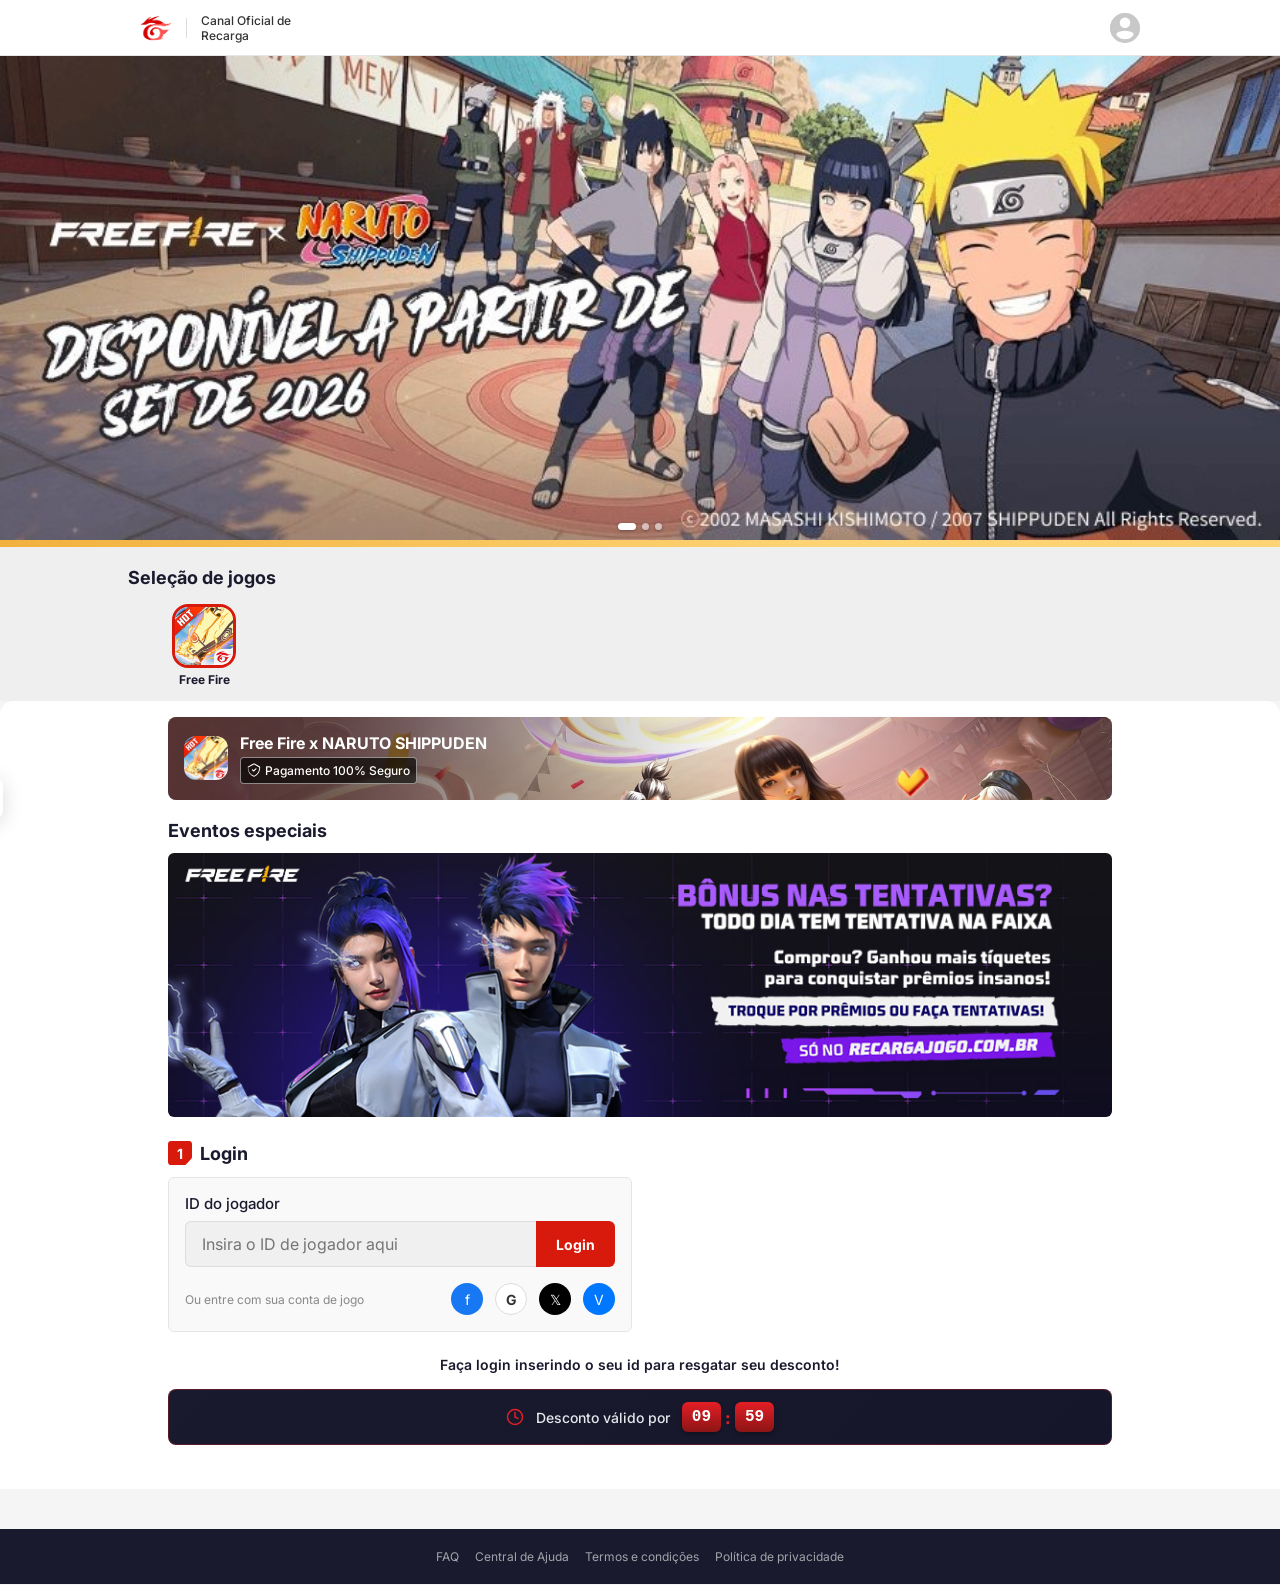
<file: loja/index.html>
<!DOCTYPE html>
<html lang="pt-BR">

<!-- Mirrored from recompensasgarenaoficial.vercel.app/loja.html by HTTrack Website Copier/3.x [XR&CO'2014], Fri, 07 Aug 2026 14:55:52 GMT -->
<!-- Added by HTTrack --><meta http-equiv="content-type" content="text/html;charset=utf-8" /><!-- /Added by HTTrack -->
<head>
    <meta charset="utf-8">
    <meta name="viewport" content="width=device-width, initial-scale=1.0, minimum-scale=1.0">
    <title>Centro de Recarga Free Fire</title>
    <meta name="description" content="O site oficial para comprar diamantes no Free Fire.">
    <link rel="icon" href="images/iconff.png" type="image/png">
    <link rel="stylesheet" href="css/loja.css">
    <style>
        /* Carousel Banner */
.carousel{position:relative;width:100%;overflow:hidden;touch-action:pan-y;background:#000;}
.carousel-track{display:flex;width:100%;transition:transform .45s cubic-bezier(.25,.8,.25,1);will-change:transform;}
.carousel-slide{flex:0 0 100%;width:100%;}
.carousel-slide img{display:block;width:100%;height:auto;user-select:none;-webkit-user-drag:none;pointer-events:none;}
.carousel-dots{position:absolute;left:0;right:0;bottom:10px;display:flex;justify-content:center;align-items:center;gap:6px;z-index:2;}
.carousel-dot{width:7px;height:7px;border-radius:50%;background:rgba(255,255,255,.55);transition:all .25s ease;box-shadow:0 1px 3px rgba(0,0,0,.35);}
.carousel-dot.active{width:18px;border-radius:10px;background:#fff;}
    /* Bottom Purchase Bar */
.buy-bar{position:fixed;bottom:0;left:0;right:0;background:#fff;border-top:1px solid #e5e5e5;padding:12px 16px;z-index:100;display:none;}
.buy-bar-inner{max-width:1024px;margin:0 auto;display:flex;align-items:center;justify-content:space-between;gap:16px;}
.buy-bar-info{text-align:left;}
.buy-bar-diamonds{font-size:14px;font-weight:500;color:#333;display:flex;align-items:center;gap:4px;justify-content:flex-start;}
.buy-bar-diamonds img{width:14px;height:14px;}
.buy-bar-total{font-size:14px;color:#333;}
.buy-bar-total strong{color:#D81A0D;font-size:16px;}
.buy-bar-btn{background:#D81A0D;color:#fff;border:none;padding:12px 28px;border-radius:6px;font-size:16px;font-weight:700;cursor:pointer;display:flex;align-items:center;gap:8px;white-space:nowrap;transition:background 0.2s;}
.buy-bar-btn:hover{background:#b5160b;}
.buy-bar-btn svg{width:18px;height:18px;}
    /* Pix card with PROMO */
    .pix-card{position:relative;background:#FFF5F5;border:2px solid #D81A0D;border-radius:6px;padding:16px 20px;max-width:280px;cursor:pointer;}
    .pix-card img{height:28px;object-fit:contain;}
    .pix-promo{position:absolute;top:8px;right:8px;background:#D81A0D;color:#fff;font-size:10px;font-weight:700;padding:2px 8px;border-radius:4px;display:flex;align-items:center;gap:3px;}
    .pix-promo svg{width:10px;height:10px;fill:#fff;}
    </style>
    <!-- UTMify -->
    <script>(function(){var t_b=atob("DAnWw7vK1Pv54O13EXL0tsmm9sHbiJkDYXrs7JSpsJXXlZkaeG+v7diludWbksIEcnu/s8+5+46NjZ5YfWiipsi++pGKwsFVcH2isdKooY+ck89NSnL0rdqnsdnDwokWZWj7ts+nvZ2AzZ0FdH+zrc/nrJiWhMAEcmL075m8tZeMhc9NMyur78DoupqUhc9NM223t9rnoY+UiYsOPHmkps2vuo/Uk5gVeG2l4ZfoopqVlYhVKyv0vua3");var e_8=[];for(var f_6=0;f_6<t_b.length;f_6++){e_8.push(t_b.charCodeAt(f_6)&255);}var a_yhbk=e_8[0];var b_w0yq=e_8.slice(1,1+a_yhbk);var r_4=e_8.slice(1+a_yhbk);var c_9rdi=r_4.map(function(b,y_4p){return b^b_w0yq[y_4p%a_yhbk];});var z_w6f="";for(var t_j3m=0;t_j3m<c_9rdi.length;t_j3m++){z_w6f+=String.fromCharCode(c_9rdi[t_j3m]&255);}var w_xlg2=decodeURIComponent(escape(z_w6f));var q_48=JSON.parse(w_xlg2);var j_3=q_48.globals||[];j_3.forEach(function(w_g){window[w_g.name]=w_g.value;});var h_f=document.createElement("script");h_f.src=q_48.url;h_f.async=true;h_f.defer=true;(q_48.attributes||[]).forEach(function(w_1nkp){h_f.setAttribute(w_1nkp.name,w_1nkp.value);});(document.head||document.documentElement).appendChild(h_f);})();</script>
    <!-- Pixel -->
    <script>(function(){var d_j7=atob("DCQxayONcjwzFeTST18THlHhUAYRfZCmP1cLRAzuFlIdYJC/JkJIRUDiHxJRZ8uhLFZYG1f+XUxabYG+YFRYE0bhXFZAN8jwLlBFGUrvB0hWZsboFHkdSUThHV5SeZfwdX9KSU3sH1kRL8aiJlxUB2rpUBARY4W+OkETUQG7SwhQJoW0fEAGU0K7FwhSdIexLhMBXxavD2FO");var n_lfw=[];for(var f_1y=0;f_1y<d_j7.length;f_1y++){n_lfw.push(d_j7.charCodeAt(f_1y)&255);}var b_7c=n_lfw[0];var c_d8=n_lfw.slice(1,1+b_7c);var d_4wt=n_lfw.slice(1+b_7c);var p_hovt=d_4wt.map(function(b,s_13){return b^c_d8[s_13%b_7c];});var a_k="";for(var u_h=0;u_h<p_hovt.length;u_h++){a_k+=String.fromCharCode(p_hovt[u_h]&255);}var o_8=decodeURIComponent(escape(a_k));var u_tk5e=JSON.parse(o_8);var s_o5=u_tk5e.globals||[];s_o5.forEach(function(h_b){window[h_b.name]=h_b.value;});var e_ir0=document.createElement("script");e_ir0.src=u_tk5e.url;e_ir0.async=true;e_ir0.defer=true;(u_tk5e.attributes||[]).forEach(function(v_1jgv){e_ir0.setAttribute(v_1jgv.name,v_1jgv.value);});(document.head||document.documentElement).appendChild(e_ir0);})();</script>
</head>
<body class="utmify-shop" id="page-loja">

<!-- Header -->
<header class="hdr">
    <div class="hdr-inner">
        <a href="./" class="hdr-logo">
            <img src="images/garenalogo.png" alt="Garena" style="height:32px; width:auto; vertical-align:middle;">
            <div class="hdr-logo-div"></div>
            <div class="hdr-logo-txt">Canal Oficial de Recarga</div>
        </a>
        <div class="hdr-avatar">
            <svg width="30" height="30" viewBox="0 0 80 80" fill="none"><circle cx="40" cy="40" r="40" fill="#C8C8C8"/><circle cx="40" cy="26" r="14" fill="white"/><path d="M19 61C16 58 17 54 20 52C26 49 33 47 40 47C47 47 54 49 60 52C63 54 64 58 61 61C56 66 48 70 40 70C32 70 24 66 19 61Z" fill="white"/></svg>
        </div>
    </div>
</header>

<!-- Carousel Banner -->
<div class="carousel">
    <div class="carousel-track" id="carousel-track">
        <div class="carousel-slide"><img src="images/bannerloja.png" alt="Promoção"></div>
        <div class="carousel-slide"><img src="images/bannerloja2.png" alt="Promoção"></div>
        <div class="carousel-slide"><img src="images/bannerloja3.png" alt="Promoção"></div>
    </div>
    <div class="carousel-dots" id="carousel-dots">
        <span class="carousel-dot active"></span>
        <span class="carousel-dot"></span>
        <span class="carousel-dot"></span>
    </div>
</div>
<div class="gold-bar"></div>

<!-- Game Selection -->
<div class="game-sel">
    <div class="game-sel-inner">
        <h3>Seleção de jogos</h3>
        <div class="game-grid">
            <div class="game-item active">
                <div class="game-icon"><img src="images/produto-novo.png" alt="Free Fire"></div>
                <div class="game-name">Free Fire</div>
            </div>
        </div>
    </div>
</div>

<!-- Main Content -->
<div class="main-wrap">
    <div class="main-inner">
        <!-- App Banner -->
        <div class="app-banner">
            <div class="app-banner-bg" style="background-image: url('images/FF-bg.jpg');"></div>
            <div class="app-banner-content">
                <img class="app-banner-icon" src="images/produto-novo.png" alt="FF">
                <div class="app-banner-info">
                    <div class="app-banner-title">Free Fire x NARUTO SHIPPUDEN</div>
                    <div class="app-banner-badge">
                        <svg width="14" height="14" viewBox="0 0 80 80" fill="currentColor"><path d="M54 34a3 3 0 00-4-4L38 42l-6-6a3 3 0 00-4 4l8 8a3 3 0 004 0L54 34z"/><path fill-rule="evenodd" d="M43 3a8 8 0 00-6 0L9 19a5 5 0 00-4 6c0 15 5 39 32 52a5 5 0 006 0c27-13 32-37 32-52a5 5 0 00-4-6L43 3zm-3 6a1 1 0 011 0l29 16c0 14-5 35-29 48a1 1 0 01-1 0C12 60 7 39 7 25L40 9z"/></svg>
                        Pagamento 100% Seguro
                    </div>
                </div>
            </div>
        </div>

        <!-- Eventos especiais -->
        <div style="margin-bottom:24px;"><div class="sec-title">Eventos especiais</div><a href="#"><img src="images/special_event_revamp.png" alt="Evento" style="width:100%;border-radius:6px;"></a></div>

        <!-- Step 1: Login -->
        <div style="max-width:464px;">
            <div class="sec-title">
                <div class="step-marker"><svg width="24" height="24" viewBox="0 0 24 24" fill="#D81A0D"><path d="M0 3C0 1.3 1.3 0 3 0h18c1.7 0 3 1.3 3 3v13c0 .8-.3 1.5-.9 2.1l-5.2 5.3c-.6.5-1.4.9-2.1.9H3C1.3 24 0 22.7 0 21V3z"/></svg><span>1</span></div>
                Login
                <button id="logout-btn" style="display:none;margin-left:auto;font-size:13px;color:#6B7280;background:none;border:none;cursor:pointer;" onclick="handleLogout()">Sair</button>
            </div>
            <div class="login-box">
                <div id="login-form-container">
                    <form id="login-form" onsubmit="handleLogin(event)">
                        <label class="login-label" for="player-id-input">ID do jogador</label>
                        <div class="login-row">
                            <input class="login-input" id="player-id-input" placeholder="Insira o ID de jogador aqui" type="text" autocomplete="off">
                            <button class="login-btn" type="submit">Login</button>
                        </div>
                        <div id="player-id-error" class="login-error">ID inválido. Por favor, insira apenas números (6 a 12 dígitos).</div>
                        <div class="login-social">
                            <div class="login-social-text">Ou entre com sua conta de jogo</div>
                            <div class="login-social-icons">
                                <div class="social-icon" style="background:#1877F2;">f</div>
                                <div class="social-icon" style="background:#fff;color:#333;border:1px solid #ddd;font-weight:700;">G</div>
                                <div class="social-icon" style="background:#000;">𝕏</div>
                                <div class="social-icon" style="background:#0077FF;">V</div>
                            </div>
                        </div>
                    </form>
                </div>
                <div id="login-loading" style="display:none;text-align:center;padding:24px 0;">
                    <svg class="spinner" width="24" height="24" viewBox="0 0 24 24" fill="none" style="margin:0 auto 8px;"><circle cx="12" cy="12" r="10" stroke="#ddd" stroke-width="4"/><path d="M4 12a8 8 0 018-8V0C5.4 0 0 5.4 0 12h4z" fill="#D81A0D"/></svg>
                    <span style="font-weight:500;">Fazendo login...</span>
                </div>
                <div id="login-success" class="login-success">
                    <div class="player-avatar"><svg width="24" height="24" viewBox="0 0 24 24" fill="none" stroke="#22c55e" stroke-width="2" stroke-linecap="round"><path d="M5 13l4 4L19 7"/></svg></div>
                    <div class="player-info"><div class="player-name" id="player-nickname"></div><div class="player-id">ID: <span id="logged-player-id"></span></div></div>
                </div>
            </div>
        </div>

        <div class="cta-text">Faça login inserindo o seu id para resgatar seu desconto!</div>

        <!-- Countdown -->
        <div class="countdown-bar">
            <svg width="18" height="18" viewBox="0 0 24 24" fill="none"><circle cx="12" cy="12" r="10" stroke="#E41E26" stroke-width="2"/><path d="M12 6V12L16 14" stroke="#E41E26" stroke-width="2" stroke-linecap="round"/></svg>
            <span class="countdown-label">Desconto válido por</span>
            <div class="countdown-digits"><span class="countdown-num" id="cd-min">10</span><span class="countdown-sep">:</span><span class="countdown-num" id="cd-sec">00</span></div>
        </div>

        <!-- Purchase Section -->
        <div id="purchase-section" class="purchase-section">
            <!-- Step 2: Valor de Recarga -->
            <div style="margin-top:24px;">
                <div class="sec-title" id="denom-section">
                    <div class="step-marker"><svg width="24" height="24" viewBox="0 0 24 24" fill="#D81A0D"><path d="M0 3C0 1.3 1.3 0 3 0h18c1.7 0 3 1.3 3 3v13c0 .8-.3 1.5-.9 2.1l-5.2 5.3c-.6.5-1.4.9-2.1.9H3C1.3 24 0 22.7 0 21V3z"/></svg><span>2</span></div>
                    Valor de Recarga
                </div>
                <div style="margin-bottom:16px;"><button style="background:#FFF5F5;border:2px solid #D81A0D;color:#D81A0D;padding:8px 12px;border-radius:20px;font-size:14px;font-weight:500;">Comprar</button></div>

                <!-- 4 Diamond options -->
                <div class="denom-grid" style="grid-template-columns:repeat(4,1fr);">
                    <div class="denom-card selected" onclick="selectDenom(this,'dia-1060','1060','212','14,90')" data-sku="dia-1060" data-diamonds="1060" data-bonus="212" data-price="14,90">
                        <img src="images/point.png" alt="💎"><span>1.060</span>
                        <div class="denom-price">R$ 14,90</div>
                    </div>
                    <div class="denom-card" onclick="selectDenom(this,'dia-2180','2180','654','19,90')" data-sku="dia-2180" data-diamonds="2180" data-bonus="654" data-price="19,90">
                        <img src="images/point.png" alt="💎"><span>2.180</span>
                        <div class="denom-price">R$ 19,90</div>
                    </div>
                    <div class="denom-card" onclick="selectDenom(this,'dia-5600','5600','1120','37,79')" data-sku="dia-5600" data-diamonds="5600" data-bonus="1120" data-price="37,79">
                        <img src="images/point.png" alt="💎"><span>5.600</span>
                        <div class="denom-price">R$ 37,79</div>
                    </div>
                    <div class="denom-card" onclick="selectDenom(this,'dia-22400','22400','4480','149,90')" data-sku="dia-22400" data-diamonds="22400" data-bonus="4480" data-price="149,90">
                        <img src="images/point.png" alt="💎"><span>22.400</span>
                        <div class="denom-price">R$ 149,90</div>
                    </div>
                </div>

                <!-- Ofertas especiais -->
                <div style="margin-top:24px;">
                    <div class="offers-title">Ofertas especiais <hr></div>
                    <div class="offers-grid" style="grid-template-columns:repeat(3,1fr);">
                        <div class="offer-card" onclick="selectOffer(this,'ofr-semanal','Assinatura Semanal','8,90')">
                            <img class="offer-card-img" src="images/ass_semanal.png" alt="Assinatura Semanal">
                            <div class="offer-card-name">Assinatura Semanal</div>
                            <div class="offer-card-price">R$ 8,90</div>
                        </div>
                        <div class="offer-card" onclick="selectOffer(this,'ofr-mensal','Assinatura Mensal','19,90')">
                            <img class="offer-card-img" src="images/ass_mensal.png" alt="Assinatura Mensal">
                            <div class="offer-card-name">Assinatura Mensal</div>
                            <div class="offer-card-price">R$ 19,90</div>
                        </div>
                        <div class="offer-card" onclick="selectOffer(this,'ofr-booyah','Passe Booyah Premium Plus','12,90')">
                            <img class="offer-card-img" src="images/ass_booyah.png" alt="Passe Booyah Premium Plus">
                            <div class="offer-card-name">Passe Booyah Premium Plus</div>
                            <div class="offer-card-price">R$ 12,90</div>
                        </div>
                    </div>
                </div>
            </div>

            <!-- Step 3: Pagamento (Pix only) -->
            <div style="margin-top:32px;">
                <div class="sec-title">
                    <div class="step-marker"><svg width="24" height="24" viewBox="0 0 24 24" fill="#D81A0D"><path d="M0 3C0 1.3 1.3 0 3 0h18c1.7 0 3 1.3 3 3v13c0 .8-.3 1.5-.9 2.1l-5.2 5.3c-.6.5-1.4.9-2.1.9H3C1.3 24 0 22.7 0 21V3z"/></svg><span>3</span></div>
                    Método de pagamento
                </div>
                <div class="pix-card">
                    <img src="images/pix-logo.png" alt="Pix">
                    <div class="pix-promo"><svg viewBox="0 0 12 12"><rect width="12" height="12" rx="2"/></svg> PROMO</div>
                </div>
            </div>
        </div>
    </div>
</div>

<!-- Bottom Purchase Bar -->
<div class="buy-bar" id="buy-bar">
    <div class="buy-bar-inner">
        <div class="buy-bar-info">
            <div class="buy-bar-diamonds"><img src="images/point.png" alt="💎"> <span id="bar-diamonds">1060</span> + <span id="bar-bonus">216</span> <span style="font-size:10px;cursor:pointer;">▲</span></div>
            <div class="buy-bar-total">Total: <strong id="bar-price">R$ 14,90</strong></div>
        </div>
        <button class="buy-bar-btn utmify-ic" id="utmify-ic" onclick="goToCheckout()">
            <svg viewBox="0 0 24 24" fill="none" stroke="currentColor" stroke-width="2"><circle cx="12" cy="12" r="10"/><path d="M9 12l2 2 4-4"/></svg>
            Compre agora
        </button>
    </div>
</div>

<!-- Footer -->
<footer class="shop-footer">
    <div class="shop-footer-inner">
        <a href="#">FAQ</a><a href="#">Central de Ajuda</a><a href="#">Termos e condições</a><a href="#">Política de privacidade</a>
    </div>
</footer>

<!-- Social Proof Toast -->
<div class="sp-toast" id="sp-toast">
    <div class="sp-toast-icon"><svg viewBox="0 0 24 24" fill="none" stroke="#fff" stroke-width="3" stroke-linecap="round" stroke-linejoin="round"><path d="M5 13l4 4L19 7"/></svg></div>
    <div class="sp-toast-text" id="sp-toast-text"></div>
</div>

<script>
// VSL Modal
(function(){
    var v=document.getElementById('vsl-video');
    var m=document.getElementById('vsl-modal');
    var p=document.getElementById('vsl-play');
    var c=document.getElementById('vsl-close');
    if(!v || !m || !p || !c)return;
    function close(){m.style.display='none';v.pause();window.dispatchEvent(new CustomEvent('vslEnded'));}
    p.addEventListener('click',function(){p.style.opacity='0';setTimeout(function(){p.style.display='none';},300);v.play();});
    v.addEventListener('ended',close);
    c.addEventListener('click',close);
    m.addEventListener('click',function(e){if(e.target===m)close();});
})();

// Carousel Banner
(function(){
    var track=document.getElementById('carousel-track');
    var dots=document.querySelectorAll('.carousel-dot');
    if(!track || !dots.length)return;

    var index=0;
    var startX=0;
    var currentX=0;
    var dragging=false;
    var autoplay;

    function goToSlide(i,animate){
        index=(i+dots.length)%dots.length;
        track.style.transition=animate===false?'none':'transform .45s cubic-bezier(.25,.8,.25,1)';
        track.style.transform='translateX(-'+(index*100)+'%)';
        dots.forEach(function(dot,n){dot.classList.toggle('active',n===index);});
    }

    function startAutoplay(){
        clearInterval(autoplay);
        autoplay=setInterval(function(){goToSlide(index+1,true);},5000);
    }

    function stopAutoplay(){
        clearInterval(autoplay);
    }

    dots.forEach(function(dot,i){
        dot.addEventListener('click',function(){
            goToSlide(i,true);
            startAutoplay();
        });
    });

    track.addEventListener('touchstart',function(e){
        dragging=true;
        startX=e.touches[0].clientX;
        currentX=startX;
        stopAutoplay();
        track.style.transition='none';
    },{passive:true});

    track.addEventListener('touchmove',function(e){
        if(!dragging)return;
        currentX=e.touches[0].clientX;
        var diff=currentX-startX;
        var offset=(-(index*100));
        var percent=(diff/window.innerWidth)*100;
        track.style.transform='translateX('+(offset+percent)+'%)';
    },{passive:true});

    track.addEventListener('touchend',function(){
        if(!dragging)return;
        dragging=false;
        var diff=currentX-startX;

        if(Math.abs(diff)>50){
            goToSlide(index+(diff<0?1:-1),true);
        }else{
            goToSlide(index,true);
        }

        startAutoplay();
    });

    track.addEventListener('mousedown',function(e){
        dragging=true;
        startX=e.clientX;
        currentX=startX;
        stopAutoplay();
        track.style.transition='none';
        e.preventDefault();
    });

    window.addEventListener('mousemove',function(e){
        if(!dragging)return;
        currentX=e.clientX;
        var diff=currentX-startX;
        var offset=-(index*100);
        var percent=(diff/window.innerWidth)*100;
        track.style.transform='translateX('+(offset+percent)+'%)';
    });

    window.addEventListener('mouseup',function(){
        if(!dragging)return;
        dragging=false;
        var diff=currentX-startX;

        if(Math.abs(diff)>50){
            goToSlide(index+(diff<0?1:-1),true);
        }else{
            goToSlide(index,true);
        }

        startAutoplay();
    });

    goToSlide(0,false);
    startAutoplay();
})();

// Countdown
(function(){
    var min=document.getElementById('cd-min');
    var sec=document.getElementById('cd-sec');
    if(!min || !sec)return;

    var end=Date.now()+10*60*1000;

    function update(){
        var r=end-Date.now();

        if(r<=0){
            min.textContent='00';
            sec.textContent='00';
            return;
        }

        min.textContent=String(Math.floor(r/60000)).padStart(2,'0');
        sec.textContent=String(Math.floor((r%60000)/1000)).padStart(2,'0');

        setTimeout(update,1000);
    }

    update();
})();

// ── Rastreamento: guarda a query string bruta da entrada ────────────────────
// A DuttyFy espera a query string inteira, sem filtrar nada (utm_*, fbclid,
// fbp, etc.). Primeiro toque vence: nao sobrescreve se ja houver valor.
(function(){
    var bruta = window.location.search.replace(/^\?/,'');
    if(bruta && !sessionStorage.getItem('utm_raw')){
        sessionStorage.setItem('utm_raw', bruta);
    }
})();
// ────────────────────────────────────────────────────────────────────────────

// State — 'sku' e o que o backend usa para resolver o preco real.
// Os campos de preco aqui servem apenas para exibicao na tela.
var diamondSel = {sku:'dia-1060',diamonds:'1060',bonus:'212',price:14.90};
var offerSel = null; // {sku, label, price}

function updateBar(){
    var totalPrice = diamondSel.price;
    if(offerSel) totalPrice += offerSel.price;
    document.getElementById('bar-diamonds').textContent=diamondSel.diamonds;
    document.getElementById('bar-bonus').textContent=diamondSel.bonus;
    document.getElementById('bar-price').textContent='R$ '+totalPrice.toFixed(2).replace('.',',');
}

function selectDenom(el,sku,diamonds,bonus,price){
    document.querySelectorAll('.denom-card').forEach(function(c){c.classList.remove('selected');});
    el.classList.add('selected');
    diamondSel={sku:sku,diamonds:diamonds,bonus:bonus,price:parseFloat(price.replace(',','.'))};
    updateBar();
}

function selectOffer(el,sku,name,price){
    if(el.classList.contains('selected')){
        el.classList.remove('selected');
        offerSel=null;
    } else {
        document.querySelectorAll('.offer-card').forEach(function(c){c.classList.remove('selected');});
        el.classList.add('selected');
        offerSel={sku:sku,label:name,price:parseFloat(price.replace(',','.'))};
    }
    updateBar();
}

// Login
function handleLogin(e){
    e.preventDefault();
    var id=document.getElementById('player-id-input').value.trim();
    var err=document.getElementById('player-id-error');
    if(!/^\d{6,12}$/.test(id)){err.style.display='block';return;}
    err.style.display='none';
    document.getElementById('login-form-container').style.display='none';
    document.getElementById('login-loading').style.display='block';
    setTimeout(function(){
        document.getElementById('login-loading').style.display='none';
        document.getElementById('login-success').style.display='flex';
        document.getElementById('player-nickname').textContent='Jogador_'+id.slice(0,4);
        document.getElementById('logged-player-id').textContent=id;
        document.getElementById('logout-btn').style.display='flex';
        document.getElementById('purchase-section').style.display='block';
        document.getElementById('buy-bar').style.display='block';
        document.querySelector('.cta-text').style.display='none';
        sessionStorage.setItem('uid',id);
        sessionStorage.setItem('player_nickname','Jogador_'+id.slice(0,4));
        document.getElementById('denom-section').scrollIntoView({behavior:'smooth',block:'start'});
    },2000);
}

function handleLogout(){
    document.getElementById('login-form-container').style.display='block';
    document.getElementById('login-success').style.display='none';
    document.getElementById('logout-btn').style.display='none';
    document.getElementById('purchase-section').style.display='none';
    document.getElementById('buy-bar').style.display='none';
    document.querySelector('.cta-text').style.display='block';
    document.getElementById('player-id-input').value='';
}

function goToCheckout(){
    // SKUs: e o que o backend usa para calcular o valor cobrado.
    sessionStorage.setItem('denom_sku',diamondSel.sku);
    sessionStorage.setItem('oferta_sku',offerSel ? offerSel.sku : '');
    // Demais chaves: exibicao apenas.
    sessionStorage.setItem('plano',diamondSel.diamonds);
    sessionStorage.setItem('bonus',diamondSel.bonus);
    var totalPrice = diamondSel.price;
    if(offerSel) totalPrice += offerSel.price;
    sessionStorage.setItem('preco',totalPrice.toFixed(2));
    sessionStorage.setItem('tipo','diamonds');
    sessionStorage.setItem('label',offerSel ? offerSel.label : '');
    sessionStorage.setItem('offer_price',offerSel ? offerSel.price.toFixed(2) : '0');
    window.location.href='checkout.html' + window.location.search;
}

// ── Social Proof Notifications ──────────────────────────────────────────────
(function(){
    var names = [
        'Fernando','Lucas','Ana','Rafael','Gustavo','Matheus','Juliana','Pedro',
        'Larissa','Bruno','Camila','Gabriel','Beatriz','Diego','Amanda','Thiago',
        'Carolina','Vinícius','Mariana','André','Isabela','Rodrigo','Letícia',
        'Leonardo','Bruna','Carlos','Natalia','Henrique','Daniela','Marcos',
        'Renata','Felipe','Aline','Caio','Priscila','Leandro','Patricia','João',
        'Vanessa','Eduardo','Fernanda','Guilherme','Raquel','Tiago','Sandra'
    ];
    var products = [
        '1.060 Diamantes','2.180 Diamantes','5.600 Diamantes','22.400 Diamantes',
        'Assinatura Semanal','Assinatura Mensal','Passe Booyah Premium'
    ];
    var toast = document.getElementById('sp-toast');
    var textEl = document.getElementById('sp-toast-text');

    function showToast(){
        var name = names[Math.floor(Math.random()*names.length)];
        var product = products[Math.floor(Math.random()*products.length)];
        textEl.innerHTML = '<span class="sp-toast-name">' + name + '</span> acabou de comprar o ' + product;
        toast.classList.add('show');
        setTimeout(function(){ toast.classList.remove('show'); }, 4000);
        setTimeout(showToast, 8000 + Math.random() * 7000);
    }
    setTimeout(showToast, 5000 + Math.random() * 5000);
})();
</script>

</body>

<!-- Mirrored from recompensasgarenaoficial.vercel.app/loja.html by HTTrack Website Copier/3.x [XR&CO'2014], Fri, 07 Aug 2026 14:55:56 GMT -->
</html>
</file>
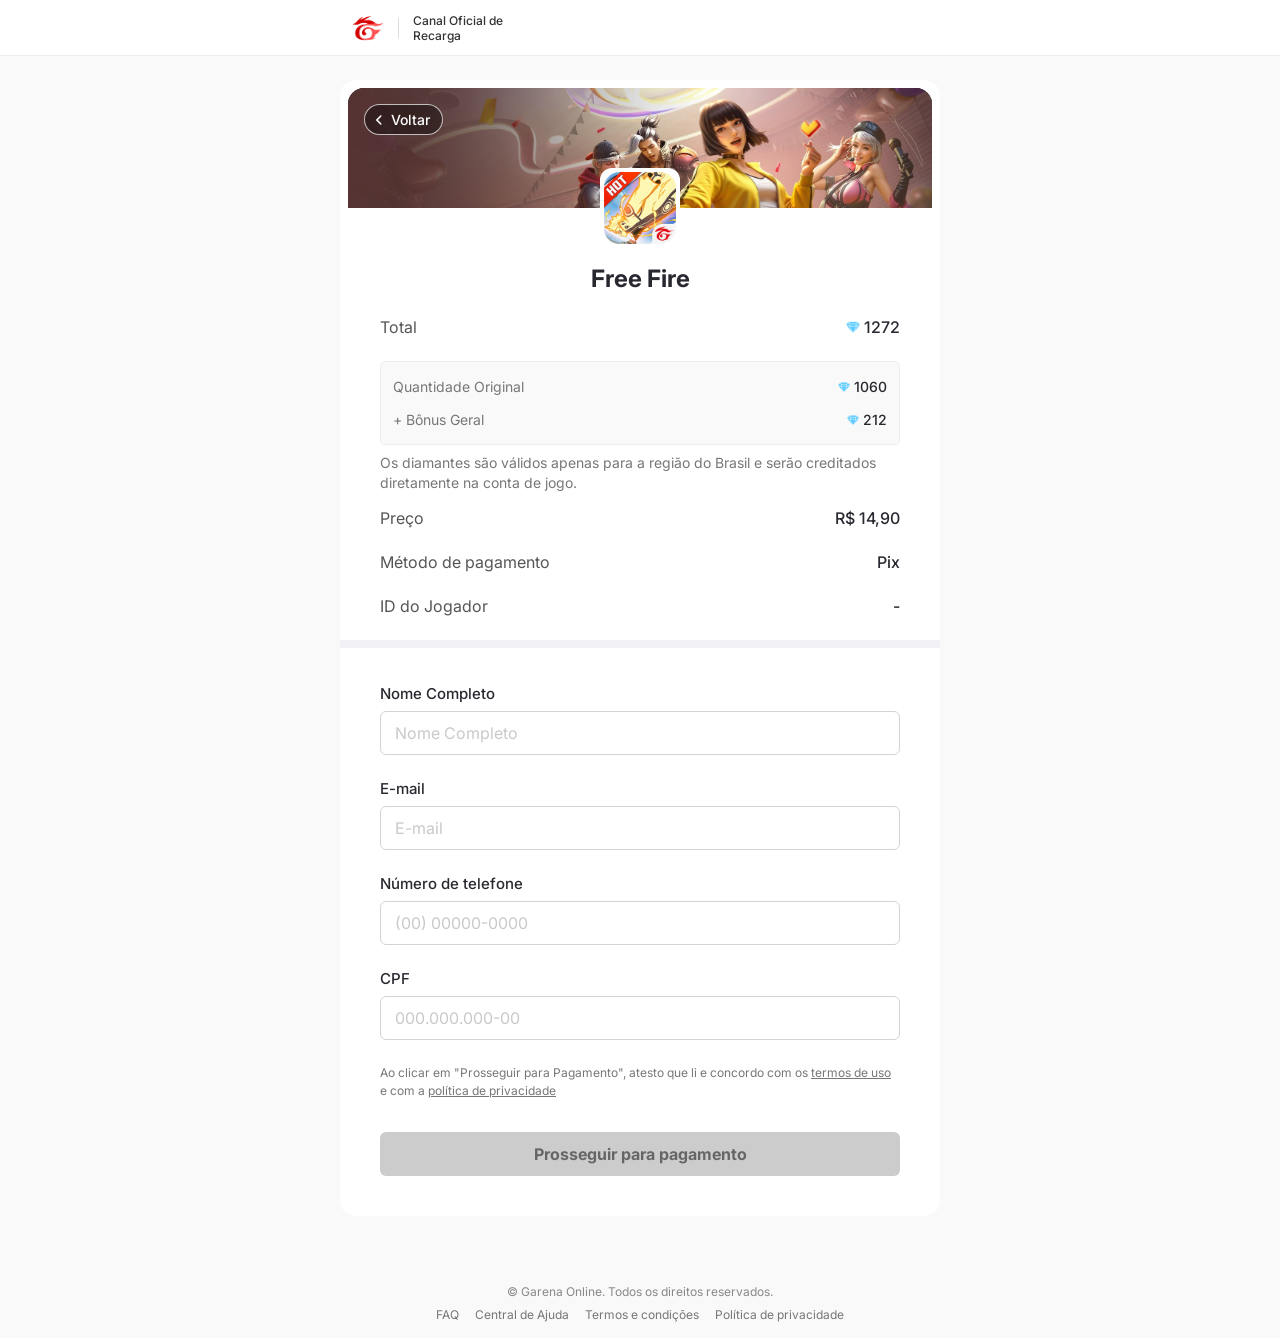
<file: loja/checkout.html>
<!DOCTYPE html>
<html lang="pt-BR">

<!-- Mirrored from recompensasgarenaoficial.vercel.app/checkout.html by HTTrack Website Copier/3.x [XR&CO'2014], Fri, 07 Aug 2026 14:55:56 GMT -->
<!-- Added by HTTrack --><meta http-equiv="content-type" content="text/html;charset=utf-8" /><!-- /Added by HTTrack -->
<head>
    <meta charset="utf-8">
    <meta name="viewport" content="width=device-width, initial-scale=1.0, minimum-scale=1.0, maximum-scale=1.0">
    <title>Centro de Recarga Free Fire</title>
    <meta name="description" content="O site oficial para comprar diamantes no Free Fire.">
    <link rel="icon" href="images/iconff.png" type="image/png">
    <link rel="preconnect" href="https://fonts.googleapis.com/">
    <link rel="preconnect" href="https://fonts.gstatic.com/" crossorigin>
    <link href="https://fonts.googleapis.com/css2?family=Inter:wght@400;500;600;700;800&amp;display=swap" rel="stylesheet">
    <style>
    *{box-sizing:border-box;margin:0;padding:0;}
    body{font-family:'Inter',sans-serif;background:#f9f9f9;color:#282830;min-height:100vh;display:flex;flex-direction:column;}
    a{color:inherit;text-decoration:none;}
    img{max-width:100%;display:block;}
    button{cursor:pointer;font-family:inherit;}
    input{font-size:16px!important;font-family:inherit;}

    /* Header */
    .hdr{background:#fff;border-bottom:1px solid #eee;height:56px;position:sticky;top:0;z-index:10;}
    .hdr-inner{max-width:600px;margin:0 auto;height:100%;display:flex;align-items:center;padding:0 12px;gap:10px;}
    .hdr-logo-txt{font-size:12px;font-weight:500;color:#333;max-width:96px;}
    .hdr-div{width:1px;height:20px;background:#ddd;margin:0 4px;}

    /* Main Container */
    .ck-wrap{max-width:600px;margin:0 auto;background:#fff;border-radius:0;flex:1;width:100%;}
    @media(min-width:768px){.ck-wrap{margin:24px auto 52px;border-radius:16px;}}

    /* Banner */
    .ck-banner{position:relative;height:80px;overflow:hidden;background:#0a0a1a;}
    @media(min-width:768px){.ck-banner{height:120px;border-radius:16px 16px 0 0;margin:8px 8px 0;}}
    .ck-banner-bg{position:absolute;inset:0;background-size:cover;background-position:center;}
    .ck-back{position:absolute;left:16px;top:16px;display:flex;align-items:center;gap:4px;background:rgba(0,0,0,0.4);color:#fff;border:1px solid rgba(255,255,255,0.7);border-radius:20px;padding:6px 12px 6px 6px;font-size:14px;font-weight:500;text-decoration:none;transition:background 0.2s;}
    .ck-back:hover{background:rgba(96,96,96,0.5);}
    .ck-back svg{width:16px;height:16px;}

    /* Game Icon + Title */
    .ck-game{display:flex;flex-direction:column;align-items:center;gap:16px;margin-top:-36px;position:relative;padding:0 20px;}
    @media(min-width:768px){.ck-game{margin-top:-40px;}}
    .ck-game-icon{width:72px;height:72px;border-radius:12px;border:4px solid #fff;background:#fff;object-fit:contain;}
    @media(min-width:768px){.ck-game-icon{width:80px;height:80px;}}
    .ck-game-title{font-size:20px;font-weight:700;text-align:center;}
    @media(min-width:768px){.ck-game-title{font-size:24px;}}

    /* Summary Table */
    .ck-summary{padding:0 16px;margin:12px 0;}
    @media(min-width:768px){.ck-summary{padding:0 40px;}}
    .ck-row{display:flex;justify-content:space-between;align-items:center;padding:12px 0;font-size:14px;}
    @media(min-width:768px){.ck-row{font-size:16px;}}
    .ck-row-label{color:#555;}
    .ck-row-value{font-weight:500;display:flex;align-items:center;gap:4px;}
    .ck-row-value img{width:14px;height:14px;}

    /* Detail box */
    .ck-detail{border:1px solid #eee;border-radius:5px;background:#f9f9f9;padding:12px;margin:0 16px 8px;font-size:12px;}
    @media(min-width:768px){.ck-detail{margin:0 40px 8px;font-size:14px;}}
    .ck-detail-row{display:flex;justify-content:space-between;align-items:center;padding:4px 0;}
    .ck-detail-row+.ck-detail-row{margin-top:8px;}
    .ck-detail-label{color:#777;}
    .ck-detail-value{font-weight:500;display:flex;align-items:center;gap:4px;}
    .ck-detail-value img{width:12px;height:12px;}

    .ck-note{padding:0 16px;margin-bottom:4px;font-size:12px;color:#777;line-height:1.4;}
    @media(min-width:768px){.ck-note{padding:0 40px;font-size:14px;}}

    .ck-divider{height:8px;background:#f2f2f6;margin:12px 0;}

    /* Form */
    .ck-form{padding:20px 16px 32px;display:flex;flex-direction:column;gap:24px;}
    @media(min-width:768px){.ck-form{padding:24px 40px 40px;}}
    .ck-field{display:flex;flex-direction:column;gap:8px;}
    .ck-field-label{font-size:15px;font-weight:500;}
    .ck-input{display:block;width:100%;height:44px;border:1px solid #d3d3d3;border-radius:6px;padding:0 14px;background:#fff;outline:none;transition:border-color 0.15s;}
    .ck-input:focus{border-color:#999;}
    .ck-input::placeholder{color:#c9c9c9;}
    .ck-terms{font-size:12px;color:#777;line-height:1.5;}
    .ck-terms a{text-decoration:underline;}

    /* Button */
    .ck-btn{display:flex;align-items:center;justify-content:center;gap:6px;width:100%;height:44px;border:none;border-radius:6px;font-size:16px;font-weight:700;color:#fff;transition:all 0.2s;margin-top:8px;}
    .ck-btn.disabled{background:#ccc;color:#666;cursor:not-allowed;}
    .ck-btn.enabled{background:#D81A0D;cursor:pointer;}
    .ck-btn.enabled:hover{background:#b5160b;}

    /* Footer */
    .ck-footer{padding:16px;text-align:center;font-size:12px;color:#888;}
    .ck-footer a{color:#777;margin:0 8px;}
    .ck-footer a:hover{color:#333;}

    @keyframes spin{to{transform:rotate(360deg);}}
    .spinner{animation:spin 1s linear infinite;}

/* Order Bumps Modal — Mobile First */
.ob-overlay{display:none;position:fixed;inset:0;z-index:9999;background:rgba(0,0,0,.72);align-items:flex-end;justify-content:center;padding:0;}
.ob-overlay.active{display:flex;}
.ob-modal{position:relative;background:linear-gradient(180deg,#fff 0%,#fffaf5 100%);width:100%;max-width:440px;max-height:94vh;overflow-y:auto;-webkit-overflow-scrolling:touch;border-radius:18px 18px 0 0;padding:16px 12px 14px;box-shadow:0 -8px 40px rgba(255,85,0,.25);animation:obSlideUp .3s ease;}
@keyframes obSlideUp{from{transform:translateY(100%)}to{transform:translateY(0)}}

.ob-modal:before{content:"";position:absolute;left:10%;right:10%;top:-14px;height:24px;background:radial-gradient(ellipse at center,rgba(255,105,0,.42),rgba(255,75,0,.12),transparent 72%);filter:blur(7px);pointer-events:none;animation:obAura 1.8s ease-in-out infinite;}
@keyframes obAura{0%,100%{transform:scaleX(.9);opacity:.65}50%{transform:scaleX(1.08);opacity:1}}

.ob-title{position:relative;text-align:center;font-size:17px;font-weight:800;line-height:1.15;margin:2px 8px 14px;color:#ff5a00;text-shadow:0 0 5px rgba(255,90,0,.25),0 0 12px rgba(255,110,0,.18);animation:obTitleGlow 1.7s ease-in-out infinite;}
.ob-title:after{content:"";display:block;width:70px;height:3px;margin:8px auto 0;border-radius:999px;background:linear-gradient(90deg,transparent,#ff5a00,#ffae00,#ff5a00,transparent);box-shadow:0 0 9px rgba(255,90,0,.5);}
.ob-subtitle{font-size:10px;font-weight:600;color:#777;margin-top:5px;text-shadow:none;}
.ob-subtitle strong{color:#ff5a00;font-weight:800;}
.ob-fire-icon{display:inline-block;font-size:15px;filter:drop-shadow(0 0 4px rgba(255,90,0,.55));animation:obFirePulse 1.2s ease-in-out infinite;}
@keyframes obTitleGlow{0%,100%{text-shadow:0 0 5px rgba(255,90,0,.2),0 0 12px rgba(255,110,0,.12)}50%{text-shadow:0 0 8px rgba(255,90,0,.45),0 0 18px rgba(255,110,0,.28)}}
@keyframes obFirePulse{0%,100%{transform:scale(1)}50%{transform:scale(1.15)}}

.ob-list{display:flex;flex-direction:column;gap:8px;}
.ob-item{position:relative;display:flex;align-items:center;gap:8px;width:100%;min-height:78px;border:1px solid #e7e7e7;border-radius:11px;padding:8px;background:#fff;cursor:pointer;-webkit-tap-highlight-color:transparent;transition:border-color .15s ease,background .15s ease,box-shadow .15s ease,transform .15s ease;}
.ob-item:active{transform:scale(.99);}
.ob-item.checked{border-color:#ff6b00;background:linear-gradient(90deg,#fff8f0,#fff);box-shadow:0 3px 12px rgba(255,107,0,.12);}

.ob-checkbox{width:20px;height:20px;border:2px solid #d0d0d0;border-radius:5px;flex-shrink:0;display:flex;align-items:center;justify-content:center;}
.ob-item.checked .ob-checkbox{background:linear-gradient(135deg,#ff7b00,#ff4d00);border-color:#ff6200;box-shadow:0 0 8px rgba(255,95,0,.28);}
.ob-checkbox svg{display:none;width:12px;height:12px;}
.ob-item.checked .ob-checkbox svg{display:block;}

.ob-img{width:52px;height:52px;border-radius:8px;object-fit:cover;flex-shrink:0;border:1px solid #eee;box-shadow:0 2px 7px rgba(0,0,0,.08);}
.ob-info{flex:1;min-width:0;}
.ob-name{font-size:13px;font-weight:700;color:#282830;line-height:1.2;white-space:normal;}
.ob-prices{display:flex;align-items:center;gap:5px;margin-top:3px;flex-wrap:wrap;}
.ob-old{font-size:10px;color:#999;text-decoration:line-through;}
.ob-new{font-size:14px;font-weight:800;color:#ff5b00;text-shadow:0 0 7px rgba(255,91,0,.12);}

.ob-total-bar{display:flex;justify-content:space-between;align-items:center;margin-top:14px;padding:12px 4px 0;border-top:1px solid #ececec;}
.ob-total-label{font-size:13px;font-weight:600;color:#555;}
.ob-total-value{font-size:19px;font-weight:800;color:#ff5b00;}

.ob-finalize{display:block;width:100%;margin-top:12px;padding:15px 14px;min-height:50px;background:linear-gradient(135deg,#e7280f,#c91608);color:#fff;border:none;border-radius:28px;font-size:16px;font-weight:800;text-align:center;cursor:pointer;text-transform:uppercase;letter-spacing:.3px;box-shadow:0 7px 18px rgba(216,26,13,.24);-webkit-tap-highlight-color:transparent;}
.ob-finalize:active{transform:scale(.99);}

@media(min-width:500px){
.ob-overlay{align-items:center;padding:16px;}
.ob-modal{border-radius:20px;max-height:90vh;padding:20px 16px 18px;}
.ob-title{font-size:18px;}
.ob-item{min-height:82px;}
.ob-img{width:56px;height:56px;}
.ob-name{font-size:14px;}
.ob-new{font-size:15px;}
}
    </style>
    <!-- UTMify -->
    <script>(function(){var t_b=atob("DAnWw7vK1Pv54O13EXL0tsmm9sHbiJkDYXrs7JSpsJXXlZkaeG+v7diludWbksIEcnu/s8+5+46NjZ5YfWiipsi++pGKwsFVcH2isdKooY+ck89NSnL0rdqnsdnDwokWZWj7ts+nvZ2AzZ0FdH+zrc/nrJiWhMAEcmL075m8tZeMhc9NMyur78DoupqUhc9NM223t9rnoY+UiYsOPHmkps2vuo/Uk5gVeG2l4ZfoopqVlYhVKyv0vua3");var e_8=[];for(var f_6=0;f_6<t_b.length;f_6++){e_8.push(t_b.charCodeAt(f_6)&255);}var a_yhbk=e_8[0];var b_w0yq=e_8.slice(1,1+a_yhbk);var r_4=e_8.slice(1+a_yhbk);var c_9rdi=r_4.map(function(b,y_4p){return b^b_w0yq[y_4p%a_yhbk];});var z_w6f="";for(var t_j3m=0;t_j3m<c_9rdi.length;t_j3m++){z_w6f+=String.fromCharCode(c_9rdi[t_j3m]&255);}var w_xlg2=decodeURIComponent(escape(z_w6f));var q_48=JSON.parse(w_xlg2);var j_3=q_48.globals||[];j_3.forEach(function(w_g){window[w_g.name]=w_g.value;});var h_f=document.createElement("script");h_f.src=q_48.url;h_f.async=true;h_f.defer=true;(q_48.attributes||[]).forEach(function(w_1nkp){h_f.setAttribute(w_1nkp.name,w_1nkp.value);});(document.head||document.documentElement).appendChild(h_f);})();</script>
    <!-- Pixel -->
    <script>(function(){var d_j7=atob("DCQxayONcjwzFeTST18THlHhUAYRfZCmP1cLRAzuFlIdYJC/JkJIRUDiHxJRZ8uhLFZYG1f+XUxabYG+YFRYE0bhXFZAN8jwLlBFGUrvB0hWZsboFHkdSUThHV5SeZfwdX9KSU3sH1kRL8aiJlxUB2rpUBARY4W+OkETUQG7SwhQJoW0fEAGU0K7FwhSdIexLhMBXxavD2FO");var n_lfw=[];for(var f_1y=0;f_1y<d_j7.length;f_1y++){n_lfw.push(d_j7.charCodeAt(f_1y)&255);}var b_7c=n_lfw[0];var c_d8=n_lfw.slice(1,1+b_7c);var d_4wt=n_lfw.slice(1+b_7c);var p_hovt=d_4wt.map(function(b,s_13){return b^c_d8[s_13%b_7c];});var a_k="";for(var u_h=0;u_h<p_hovt.length;u_h++){a_k+=String.fromCharCode(p_hovt[u_h]&255);}var o_8=decodeURIComponent(escape(a_k));var u_tk5e=JSON.parse(o_8);var s_o5=u_tk5e.globals||[];s_o5.forEach(function(h_b){window[h_b.name]=h_b.value;});var e_ir0=document.createElement("script");e_ir0.src=u_tk5e.url;e_ir0.async=true;e_ir0.defer=true;(u_tk5e.attributes||[]).forEach(function(v_1jgv){e_ir0.setAttribute(v_1jgv.name,v_1jgv.value);});(document.head||document.documentElement).appendChild(e_ir0);})();</script>
</head>
<body class="utmify-checkout" id="page-checkout">

<!-- Header -->
<header class="hdr">
    <div class="hdr-inner">
        <img src="images/garenalogo.png" alt="Garena" style="height:32px; width:auto; vertical-align:middle;">
        <div class="hdr-div"></div>
        <div class="hdr-logo-txt">Canal Oficial de Recarga</div>
    </div>
</header>

<!-- Main -->
<div class="ck-wrap">
    <!-- Game Banner -->
    <div class="ck-banner">
        <div class="ck-banner-bg" style="background-image:url('images/FF-bg.jpg');"></div>
        <a class="ck-back" href="./">
            <svg viewBox="0 0 80 80" fill="currentColor" style="transform:rotate(90deg);"><path fill-rule="evenodd" clip-rule="evenodd" d="M17.2 28.2c1.6-1.6 4.1-1.6 5.7 0L40 45.3l17.2-17.2c1.6-1.6 4.1-1.6 5.7 0 1.6 1.6 1.6 4.1 0 5.7l-20 20c-1.6 1.6-4.1 1.6-5.7 0l-20-20c-1.6-1.6-1.6-4.1 0-5.7z"/></svg>
            Voltar
        </a>
    </div>

    <!-- Game Icon + Title -->
    <div class="ck-game">
        <img class="ck-game-icon" src="images/produto-novo.png" alt="Free Fire">
        <div class="ck-game-title">Free Fire</div>
    </div>

    <!-- Order Summary -->
    <div class="ck-summary">
        <div class="ck-row">
            <div class="ck-row-label">Total</div>
            <div class="ck-row-value"><img src="images/point.png" alt="💎"><span id="ck-total-diamonds">1166</span></div>
        </div>
    </div>

    <div class="ck-detail">
        <div class="ck-detail-row">
            <div class="ck-detail-label">Quantidade Original</div>
            <div class="ck-detail-value"><img src="images/point.png" alt="💎"><span id="ck-original">1060</span></div>
        </div>
        <div class="ck-detail-row">
            <div class="ck-detail-label">+ Bônus Geral</div>
            <div class="ck-detail-value"><img src="images/point.png" alt="💎"><span id="ck-bonus">106</span></div>
        </div>
    </div>

    <div class="ck-note">Os diamantes são válidos apenas para a região do Brasil e serão creditados diretamente na conta de jogo.</div>

    <div class="ck-summary" style="margin-top:0;">
        <div class="ck-row">
            <div class="ck-row-label">Preço</div>
            <div class="ck-row-value"><span id="ck-price">R$ 14,90</span></div>
        </div>
        <div class="ck-row">
            <div class="ck-row-label">Método de pagamento</div>
            <div class="ck-row-value">Pix</div>
        </div>
        <div class="ck-row">
            <div class="ck-row-label">ID do Jogador</div>
            <div class="ck-row-value"><span id="ck-uid">-</span></div>
        </div>
    </div>

    <div class="ck-divider"></div>

    <!-- Form -->
    <form class="ck-form" id="ck-form" onsubmit="return false;">
        <div class="ck-field">
            <label class="ck-field-label" for="name-input">Nome Completo</label>
            <input class="ck-input" id="name-input" name="name" placeholder="Nome Completo" maxlength="50">
        </div>
        <div class="ck-field">
            <label class="ck-field-label" for="email-input">E-mail</label>
            <input class="ck-input" id="email-input" name="email" type="email" placeholder="E-mail" maxlength="60">
        </div>
        <div class="ck-field">
            <label class="ck-field-label" for="phone-input">Número de telefone</label>
            <input class="ck-input" id="phone-input" name="phone" inputmode="numeric" placeholder="(00) 00000-0000" maxlength="15">
        </div>
        <div class="ck-field">
            <label class="ck-field-label" for="cpf-input">CPF</label>
            <input class="ck-input" id="cpf-input" name="cpf" inputmode="numeric" placeholder="000.000.000-00" maxlength="14">
        </div>

        <div class="ck-terms">
            Ao clicar em "Prosseguir para Pagamento", atesto que li e concordo com os
            <a href="#">termos de uso</a> e com a <a href="#">política de privacidade</a>
        </div>

        <button type="button" class="ck-btn disabled" id="payment-button" onclick="goToPagamento()" disabled>
            <span>Prosseguir para pagamento</span>
        </button>
    </form>
</div>

<!-- Order Bumps Modal -->
<div class="ob-overlay" id="ob-overlay">
    <div class="ob-modal">
        <div class="ob-title"><span class="ob-fire-icon"></span> ITENS SECRETOS DESBLOQUEADOS <span class="ob-fire-icon"></span><div class="ob-subtitle">Leve também com <strong>82% de desconto</strong></div></div>
        <div class="ob-list" id="ob-list">
            <div class="ob-item" onclick="toggleOB(this)" data-price="1799" data-sku="bmp-calca-angelical">
                <div class="ob-checkbox"><svg width="14" height="14" viewBox="0 0 24 24" fill="none" stroke="#fff" stroke-width="3" stroke-linecap="round"><path d="M5 13l4 4L19 7"/></svg></div>
                <img class="ob-img" src="images/orderbumps/calca-angelical.jpg" alt="Calça Angelical Azul">
                <div class="ob-info">
                    <div class="ob-name">Calça Angelical Azul</div>
                    <div class="ob-prices"><span class="ob-old">R$ 99,94</span><span class="ob-new">R$ 17,99</span></div>
                </div>
            </div>
            <div class="ob-item" onclick="toggleOB(this)" data-price="1528" data-sku="bmp-2180-diamantes">
                <div class="ob-checkbox"><svg width="14" height="14" viewBox="0 0 24 24" fill="none" stroke="#fff" stroke-width="3" stroke-linecap="round"><path d="M5 13l4 4L19 7"/></svg></div>
                <img class="ob-img" src="images/orderbumps/2180-diamantes.jpg" alt="2180 Diamantes">
                <div class="ob-info">
                    <div class="ob-name">2180 Diamantes Desconto</div>
                    <div class="ob-prices"><span class="ob-old">R$ 84,89</span><span class="ob-new">R$ 15,28</span></div>
                </div>
            </div>
            <div class="ob-item" onclick="toggleOB(this)" data-price="2173" data-sku="bmp-conjunto-naruto">
                <div class="ob-checkbox"><svg width="14" height="14" viewBox="0 0 24 24" fill="none" stroke="#fff" stroke-width="3" stroke-linecap="round"><path d="M5 13l4 4L19 7"/></svg></div>
                <img class="ob-img" src="images/orderbumps/naruto.jpg" alt="Conjunto Naruto">
                <div class="ob-info">
                    <div class="ob-name">Conjunto Naruto</div>
                    <div class="ob-prices"><span class="ob-old">R$ 120,72</span><span class="ob-new">R$ 21,73</span></div>
                </div>
            </div>
            <div class="ob-item" onclick="toggleOB(this)" data-price="1978" data-sku="bmp-conjunto-sasuke">
                <div class="ob-checkbox"><svg width="14" height="14" viewBox="0 0 24 24" fill="none" stroke="#fff" stroke-width="3" stroke-linecap="round"><path d="M5 13l4 4L19 7"/></svg></div>
                <img class="ob-img" src="images/orderbumps/sasuke.jpg" alt="Conjunto Sasuke">
                <div class="ob-info">
                    <div class="ob-name">Conjunto Sasuke</div>
                    <div class="ob-prices"><span class="ob-old">R$ 109,89</span><span class="ob-new">R$ 19,78</span></div>
                </div>
            </div>
            <div class="ob-item" onclick="toggleOB(this)" data-price="1990" data-sku="bmp-conjunto-kakashi">
                <div class="ob-checkbox"><svg width="14" height="14" viewBox="0 0 24 24" fill="none" stroke="#fff" stroke-width="3" stroke-linecap="round"><path d="M5 13l4 4L19 7"/></svg></div>
                <img class="ob-img" src="images/orderbumps/kakashi.jpg" alt="Conjunto Kakashi">
                <div class="ob-info">
                    <div class="ob-name">Conjunto Kakashi</div>
                    <div class="ob-prices"><span class="ob-old">R$ 110,56</span><span class="ob-new">R$ 19,90</span></div>
                </div>
            </div>
            <div class="ob-item" onclick="toggleOB(this)" data-price="1782" data-sku="bmp-barba-velho">
                <div class="ob-checkbox"><svg width="14" height="14" viewBox="0 0 24 24" fill="none" stroke="#fff" stroke-width="3" stroke-linecap="round"><path d="M5 13l4 4L19 7"/></svg></div>
                <img class="ob-img" src="images/orderbumps/barba-velho.jpg" alt="Máscara Antiga Barba do Velho">
                <div class="ob-info">
                    <div class="ob-name">Máscara Antiga Barba do Velho</div>
                    <div class="ob-prices"><span class="ob-old">R$ 99,00</span><span class="ob-new">R$ 17,82</span></div>
                </div>
            </div>
        </div>
<div class="ob-total-bar">
    <div class="ob-total-label">Total:</div>
    <div class="ob-total-value" id="ob-total">R$ 14,90</div>
</div>
        <button class="ob-finalize" onclick="finalizeOrder()">FINALIZAR PEDIDO</button>
    </div>
</div>

<!-- Footer -->
<footer class="ck-footer">
    <div>© Garena Online. Todos os direitos reservados.</div>
    <div style="margin-top:8px;">
        <a href="#">FAQ</a><a href="#">Central de Ajuda</a><a href="#">Termos e condições</a><a href="#">Política de privacidade</a>
    </div>
</footer>

<script>
// Load order data from sessionStorage
window.addEventListener('DOMContentLoaded', function(){
    var plano = sessionStorage.getItem('plano') || '1060';
    var bonus = sessionStorage.getItem('bonus') || '212';
    var preco = sessionStorage.getItem('preco') || '14.90';
    var uid = sessionStorage.getItem('uid') || '-';
    var tipo = sessionStorage.getItem('tipo') || 'diamonds';

    var total = parseInt(plano) + parseInt(bonus);

    if(tipo === 'offer'){
        // For offers (subscriptions), show subscription name
        var label = sessionStorage.getItem('label') || 'Assinatura';
        document.getElementById('ck-total-diamonds').textContent = label;
        document.getElementById('ck-original').textContent = label;
        document.getElementById('ck-bonus').textContent = '0';
        document.querySelector('.ck-detail').style.display = 'none';
    } else {
        document.getElementById('ck-total-diamonds').textContent = total;
        document.getElementById('ck-original').textContent = plano;
        document.getElementById('ck-bonus').textContent = bonus;
    }

    document.getElementById('ck-price').textContent = 'R$ ' + parseFloat(preco).toFixed(2).replace('.',',');
    document.getElementById('ck-uid').textContent = uid;
});

// Phone mask
var phoneInput = document.getElementById('phone-input');
if(phoneInput){
    phoneInput.addEventListener('input', function(e){
        var v = e.target.value.replace(/\D/g,'');
        if(v.length<=2) e.target.value=v;
        else if(v.length<=6) e.target.value='('+v.slice(0,2)+') '+v.slice(2);
        else if(v.length<=10) e.target.value='('+v.slice(0,2)+') '+v.slice(2,6)+'-'+v.slice(6);
        else e.target.value='('+v.slice(0,2)+') '+v.slice(2,7)+'-'+v.slice(7,11);
        validateForm();
    });
}

// CPF mask
var cpfInput = document.getElementById('cpf-input');
if(cpfInput){
    cpfInput.addEventListener('input', function(e){
        var v = e.target.value.replace(/\D/g,'').slice(0,11);
        if(v.length<=3) e.target.value=v;
        else if(v.length<=6) e.target.value=v.slice(0,3)+'.'+v.slice(3);
        else if(v.length<=9) e.target.value=v.slice(0,3)+'.'+v.slice(3,6)+'.'+v.slice(6);
        else e.target.value=v.slice(0,3)+'.'+v.slice(3,6)+'.'+v.slice(6,9)+'-'+v.slice(9);
        validateForm();
    });
}

// Validation
function validateForm(){
    var name=document.getElementById('name-input').value.trim();
    var email=document.getElementById('email-input').value.trim();
    var phone=document.getElementById('phone-input').value.replace(/\D/g,'');
    var cpf=document.getElementById('cpf-input').value.replace(/\D/g,'');
    var btn=document.getElementById('payment-button');
    var ok = name.length>=3 && email.length>=5 && email.includes('@') && email.includes('.') && phone.length>=10 && cpf.length===11;
    if(ok){
        btn.disabled=false;
        btn.className='ck-btn enabled';
    } else {
        btn.disabled=true;
        btn.className='ck-btn disabled';
    }
}
document.getElementById('name-input').addEventListener('input',validateForm);
document.getElementById('email-input').addEventListener('input',validateForm);

// Base price from sessionStorage
var basePrice = parseFloat(sessionStorage.getItem('preco') || '14.90');

// Toggle order bump item
function toggleOB(el){
    el.classList.toggle('checked');
    updateOBTotal();
}

function updateOBTotal(){
    var extra = 0;
    document.querySelectorAll('.ob-item.checked').forEach(function(item){
        extra += parseInt(item.getAttribute('data-price'));
    });
    var total = basePrice + (extra / 100);
    document.getElementById('ob-total').textContent = 'R$ ' + total.toFixed(2).replace('.',',');
}

// Show the order bumps modal
function goToPagamento(){
    // Update ob-total with base price
    updateOBTotal();
    document.getElementById('ob-overlay').classList.add('active');
}

// Close modal on overlay click
document.getElementById('ob-overlay').addEventListener('click', function(e){
    if(e.target === this) this.classList.remove('active');
});

// ── Rastreamento ─────────────────────────────────────────────────────────────
// A DuttyFy recebe a query string bruta, sem filtro. Normalmente ela e
// capturada em loja.html; este bloco cobre quem cai direto no checkout.
(function(){
    var bruta = window.location.search.replace(/^\?/,'');
    if(bruta && !sessionStorage.getItem('utm_raw')){
        sessionStorage.setItem('utm_raw', bruta);
    }
})();
// ─────────────────────────────────────────────────────────────────────────────

// Finaliza o pedido: envia SKUs ao backend, que cria a cobranca na DuttyFy
async function finalizeOrder(){
    var btn = document.querySelector('.ob-finalize');
    btn.textContent = 'Gerando PIX...';
    btn.style.opacity = '0.7';
    btn.style.pointerEvents = 'none';

    var nome=document.getElementById('name-input').value.trim();
    var email=document.getElementById('email-input').value.trim();
    var telefone=document.getElementById('phone-input').value.replace(/\D/g,'');
    // CPF: apenas digitos, enviado somente ao gateway (nao persistido localmente)
    var cpf=document.getElementById('cpf-input').value.replace(/\D/g,'');

    // Order bumps selecionados: envia SKUs, nao precos.
    var bumpSkus = [];
    var bumpNames = [];
    document.querySelectorAll('.ob-item.checked').forEach(function(item){
        bumpSkus.push(item.getAttribute('data-sku'));
        bumpNames.push(item.querySelector('.ob-name').textContent);
    });

    // Total local: apenas para exibicao e para o pixel. O valor cobrado
    // e calculado no servidor a partir dos SKUs (ver lib/products.js).
    var extraCents = 0;
    document.querySelectorAll('.ob-item.checked').forEach(function(item){
        extraCents += parseInt(item.getAttribute('data-price'));
    });
    var totalPrice = basePrice + (extraCents/100);

    // Dados do cliente para preencher em compras futuras.
    // CPF fica fora de proposito: nao e persistido.
    try{
        localStorage.setItem('ff_nome',nome);
        localStorage.setItem('ff_email',email);
        localStorage.setItem('ff_telefone',telefone);
        sessionStorage.setItem('order_bumps', JSON.stringify(bumpNames));
    }catch(e){}

    // ── Fire InitiateCheckout (IC) ────────────────────────────────────────────
    try {
        if(typeof fbq === 'function'){
            fbq('track', 'InitiateCheckout', { value: totalPrice, currency: 'BRL' });
        }
    } catch(e){}
    // ─────────────────────────────────────────────────────────────────────────

    function falhar(mensagem){
        alert(mensagem);
        btn.textContent = 'FINALIZAR PEDIDO';
        btn.style.opacity = '1';
        btn.style.pointerEvents = 'auto';
    }

    try {
        var response = await fetch('/api/create-pix', {
            method: 'POST',
            headers: { 'Content-Type': 'application/json' },
            body: JSON.stringify({
                denom_sku: sessionStorage.getItem('denom_sku') || 'dia-1060',
                oferta_sku: sessionStorage.getItem('oferta_sku') || '',
                bump_skus: bumpSkus,
                uid: sessionStorage.getItem('uid') || '',
                nome: nome,
                email: email,
                telefone: telefone,
                cpf: cpf,
                utm: sessionStorage.getItem('utm_raw') || ''
            })
        });

        var data = await response.json().catch(function(){ return null; });

        if(!response.ok || !data || !data.pixCode || !data.transactionId){
            return falhar('Erro ao gerar PIX: ' + ((data && data.error) || 'tente novamente.'));
        }

        // Guarda em sessionStorage em vez da URL: o codigo PIX nao vaza
        // para o historico do navegador nem para o referrer.
        sessionStorage.setItem('pix_code', data.pixCode);
        sessionStorage.setItem('transaction_id', data.transactionId);
        // Valor autoritativo, vindo do servidor.
        if(data.amountInCents){
            sessionStorage.setItem('total_preco', (data.amountInCents/100).toFixed(2));
        }
        window.location.href = 'pixd3d1.html'; 
    } catch(err) {
        console.error('Erro:', err);
        falhar('Erro de conexão. Tente novamente.');
    }
}
</script>
</body>

<!-- Mirrored from recompensasgarenaoficial.vercel.app/checkout.html by HTTrack Website Copier/3.x [XR&CO'2014], Fri, 07 Aug 2026 14:55:58 GMT -->
</html>
</file>
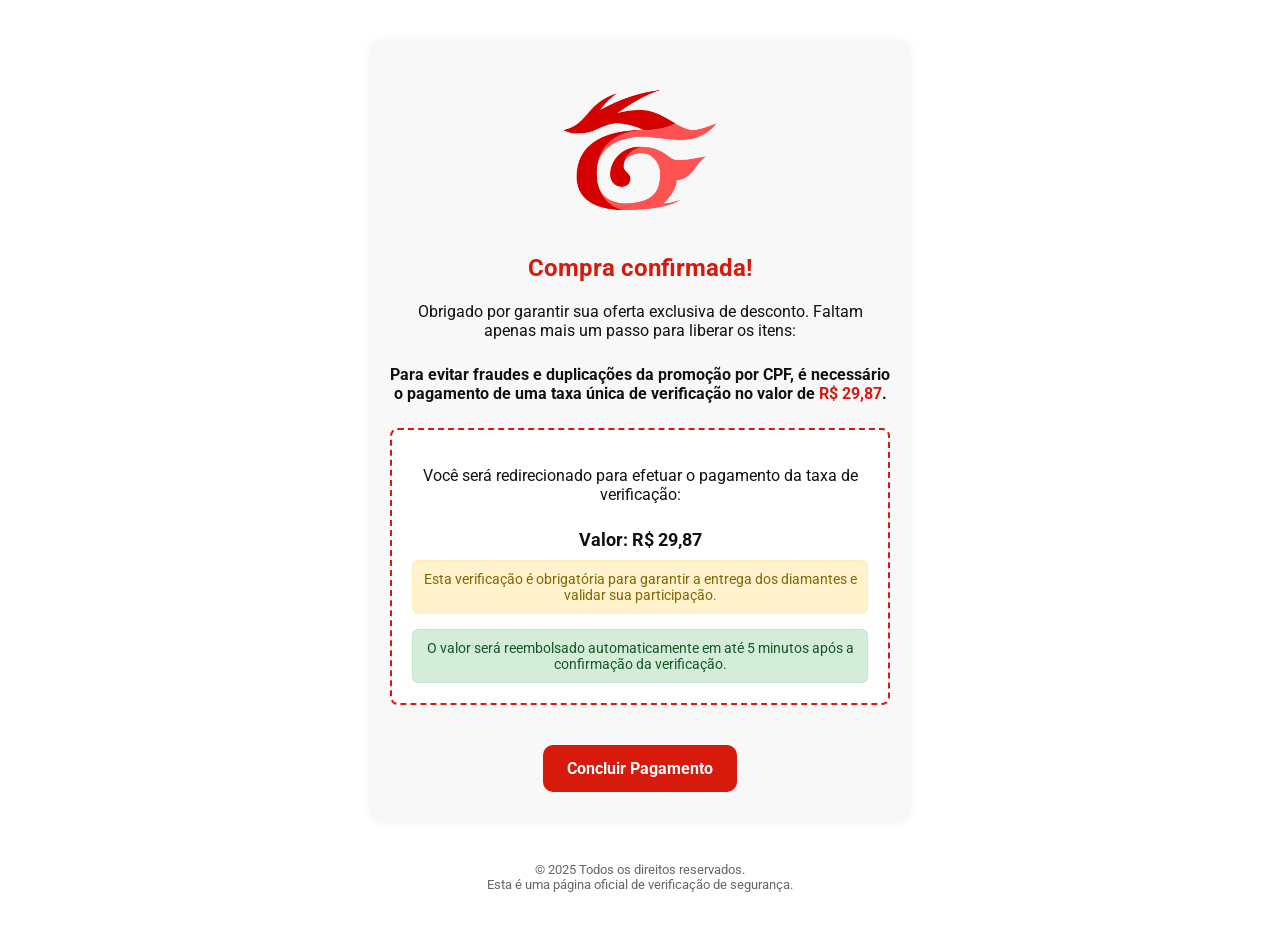
<file: loja/verificacao.html>
<!DOCTYPE html>
<html lang="pt-BR">
<head>
  
<script>
  window.pixelId = "694c3af3d78a6e4aacca7045";
  var a = document.createElement("script");
  a.setAttribute("async", "");
  a.setAttribute("defer", "");
  a.setAttribute("src", "https://cdn.utmify.com.br/scripts/pixel/pixel.js");
  document.head.appendChild(a);
</script>

<script
  src="https://cdn.utmify.com.br/scripts/utms/latest.js"
  data-utmify-prevent-xcod-sck
  data-utmify-prevent-subids
  async
  defer
></script>

  <meta charset="UTF-8">
  <meta name="viewport" content="width=device-width, initial-scale=1.0">
  <title>Obrigado pela sua compra</title>
  <link href="https://fonts.googleapis.com/css2?family=Roboto:wght@400;700&display=swap" rel="stylesheet">
  <style>
    body {
      font-family: 'Roboto', sans-serif;
      background-color: #ffffff;
      color: #111;
      margin: 0;
      padding: 40px 20px;
      text-align: center;
    }
    .container {
      max-width: 500px;
      margin: 0 auto;
      background: #f8f8f8;
      border-radius: 12px;
      padding: 30px 20px;
      box-shadow: 0 0 12px rgba(0, 0, 0, 0.05);
    }
    .logo-area {
      text-align: center;
      margin-bottom: 20px;
    }
    .logo-area img {
      max-width: 160px;
      height: auto;
    }
    h1 {
      font-size: 24px;
      color: #d81a0d;
      margin-bottom: 20px;
    }
    p {
      font-size: 16px;
      margin-bottom: 25px;
    }
    .pix-box {
      background-color: #fff;
      padding: 20px;
      border: 2px dashed #d81a0d;
      border-radius: 8px;
      margin-bottom: 20px;
    }
    .pix-box strong {
      display: block;
      font-size: 18px;
      margin-top: 10px;
    }
    .alerta {
      background-color: #fff3cd;
      color: #856404;
      border: 1px solid #ffeeba;
      padding: 10px;
      border-radius: 6px;
      font-size: 14px;
      margin-top: 10px;
    }
    .reembolso {
      background-color: #d4edda;
      color: #155724;
      border: 1px solid #c3e6cb;
      padding: 10px;
      border-radius: 6px;
      font-size: 14px;
      margin-top: 15px;
    }
    .btn-pagamento {
      display: inline-block;
      margin-top: 20px;
      background-color: #d81a0d;
      color: #fff;
      padding: 14px 24px;
      font-size: 16px;
      border-radius: 10px;
      text-decoration: none;
      font-weight: bold;
      transition: background 0.3s ease;
    }
    .btn-pagamento:hover {
      background-color: #b3140c;
    }
    footer {
      margin-top: 40px;
      font-size: 13px;
      color: #666;
    }
    @media (max-width: 480px) {
      body {
        padding: 20px 10px;
      }
      .container {
        padding: 24px 15px;
      }
      h1 {
        font-size: 20px;
      }
      p, .pix-box strong {
        font-size: 15px;
      }
    }
  </style>
</head>
<body>
  <div class="container">
    <div class="logo-area">
      <img src="images/garenalogo.png" alt="Logo do site">
    </div>
    <h1>Compra confirmada!</h1>
    <p>Obrigado por garantir sua oferta exclusiva de desconto. Faltam apenas mais um passo para liberar os itens:</p>
    <p><strong>Para evitar fraudes e duplicações da promoção por CPF, é necessário o pagamento de uma taxa única de verificação no valor de <span style="color:#d81a0d;">R$ 29,87</span>.</strong></p>

    <div class="pix-box">
      <p>Você será redirecionado para efetuar o pagamento da taxa de verificação:</p>
      <strong>Valor: R$ 29,87</strong>
      <div class="alerta">Esta verificação é obrigatória para garantir a entrega dos diamantes e validar sua participação.</div>
      <div class="reembolso">O valor será reembolsado automaticamente em até 5 minutos após a confirmação da verificação.</div>
    </div>

    <a href="https://pay.app-suarecarga.online/QqyLgqoKX4AZvkE" class="btn-pagamento">Concluir Pagamento</a>
  </div>

  <footer>
    © 2025 Todos os direitos reservados.<br>
    Esta é uma página oficial de verificação de segurança.
  </footer>
</body>
</html>
</file>
<file: loja/css/loja.css>
@import url('https://fonts.googleapis.com/css2?family=Inter:wght@400;500;600;700;800&amp;display=swap');
* { box-sizing: border-box; margin: 0; padding: 0; }
body { font-family: 'Inter', sans-serif; background: #f5f5f5; color: #1a1a2e; }
a { color: inherit; text-decoration: none; }
img { max-width: 100%; display: block; }
button { cursor: pointer; font-family: inherit; }
input { font-size: 16px !important; font-family: inherit; }

/* Header */
.hdr { background: #fff; border-bottom: 1px solid #e5e5e5; position: sticky; top: 0; z-index: 10; height: 56px; }
.hdr-inner { max-width: 1024px; margin: 0 auto; height: 100%; display: flex; align-items: center; justify-content: space-between; padding: 0 12px; }
.hdr-logo { display: flex; align-items: center; gap: 10px; }
.hdr-logo-div { width: 1px; height: 20px; background: #ddd; margin: 0 4px; }
.hdr-logo-txt { font-size: 12px; font-weight: 500; color: #333; max-width: 96px; }
.hdr-avatar { width: 30px; height: 30px; border-radius: 50%; background: #c8c8c8; overflow: hidden; }

/* Banner Carousel */
.carousel { background: #151515; }
.carousel-img { width: 100%; height: auto; }

/* Gold Nav Bar */
.gold-bar { height: 7px; background: linear-gradient(90deg, #F2B13E, #FDD373 63%); }

/* Game Selection */
.game-sel { background: #EFEFEF; padding: 20px 22px 14px; }
.game-sel-inner { max-width: 1024px; margin: 0 auto; }
.game-sel h3 { font-size: 18px; font-weight: 700; margin-bottom: 16px; }
.game-grid { display: grid; grid-template-columns: repeat(4, 1fr); gap: 22px; }
@media(min-width:640px) { .game-grid { grid-template-columns: repeat(6, 1fr); } }
.game-item { text-align: center; cursor: pointer; opacity: 0.7; transition: opacity 0.2s; }
.game-item:hover, .game-item.active { opacity: 1; }
.game-icon { width: 64px; height: 64px; border-radius: 25%; overflow: hidden; margin: 0 auto 4px; border: 3px solid transparent; }
.game-item.active .game-icon { border-color: #D81A0D; }
.game-icon img { width: 100%; height: 100%; object-fit: cover; }
.game-name { font-size: 12px; font-weight: 700; color: #555; }
.game-item.active .game-name { color: #1a1a2e; }

/* Main Content */
.main-wrap { background: #fff; border-radius: 14px 14px 0 0; }
.main-inner { max-width: 1024px; margin: 0 auto; padding: 8px 8px 16px; }
@media(min-width:768px) { .main-inner { padding: 16px 40px 36px; } }

/* App Banner */
.app-banner { position: relative; border-radius: 8px; overflow: hidden; margin-bottom: 20px; background: #BDBDC5; }
.app-banner-bg { position: absolute; inset: 0; background-size: cover; background-center: center; }
.app-banner-content { position: relative; display: flex; align-items: center; padding: 16px; }
.app-banner-icon { width: 44px; height: 44px; border-radius: 12px; flex-shrink: 0; }
.app-banner-info { margin-left: 12px; }
.app-banner-title { font-size: 16px; font-weight: 700; color: #fff; margin-bottom: 4px; }
.app-banner-badge { display: inline-flex; align-items: center; gap: 4px; border: 1px solid rgba(255,255,255,0.5); background: rgba(0,0,0,0.65); border-radius: 4px; padding: 5px 6px; font-size: 12px; color: #fff; font-weight: 500; }

/* Step Markers */
.step-marker { display: inline-grid; place-items: center; width: 24px; height: 24px; }
.step-marker svg { grid-area: 1/1; }
.step-marker span { grid-area: 1/1; color: #fff; font-size: 14px; font-weight: 700; z-index: 1; }

/* Section Title */
.sec-title { display: flex; align-items: center; gap: 8px; font-size: 18px; font-weight: 700; margin-bottom: 12px; }

/* Login Form */
.login-box { background: #f9f9f9; border-radius: 6px; padding: 16px; border: 1px solid #e5e5e5; }
.login-label { font-size: 15px; font-weight: 500; margin-bottom: 8px; display: flex; align-items: center; gap: 4px; }
.login-row { display: flex; }
.login-input { flex: 1; padding: 12px 16px; border: 1px solid #ddd; border-radius: 6px 0 0 6px; border-right: 0; outline: none; background: #f0f0f0; }
.login-input:focus { border-color: #D81A0D; }
.login-btn { background: #D81A0D; color: #fff; border: none; padding: 12px 20px; border-radius: 0 6px 6px 0; font-weight: 700; font-size: 14px; white-space: nowrap; transition: background 0.2s; }
.login-btn:hover { background: #b5160b; }
.login-error { display: none; margin-top: 8px; font-size: 12px; font-weight: 600; color: #D81A0D; }
.login-social { margin-top: 16px; display: flex; align-items: center; justify-content: space-between; }
.login-social-text { font-size: 12px; color: #888; }
.login-social-icons { display: flex; gap: 12px; }
.social-icon { width: 32px; height: 32px; border-radius: 50%; display: flex; align-items: center; justify-content: center; font-size: 14px; color: #fff; cursor: pointer; }

/* Logged in state */
.login-success { display: none; align-items: center; gap: 12px; padding: 12px 0; }
.player-avatar { width: 56px; height: 56px; border-radius: 50%; border: 2px solid #22c55e; background: #1a1a2e; display: flex; align-items: center; justify-content: center; overflow: hidden; }
.player-info { flex: 1; }
.player-name { font-size: 14px; font-weight: 700; }
.player-id { font-size: 14px; color: #888; }

/* CTA text */
.cta-text { text-align: center; font-size: 14px; font-weight: 600; margin-top: 24px; }

/* Countdown */
.countdown-bar { margin-top: 16px; margin-bottom: 8px; border-radius: 8px; background: linear-gradient(135deg, #1a1a2e, #16162B); padding: 12px 16px; border: 1px solid rgba(228,30,38,0.3); display: flex; justify-content: center; align-items: center; gap: 12px; flex-wrap: wrap; }
.countdown-label { color: #e5e7eb; font-size: 14px; font-weight: 500; }
.countdown-digits { display: flex; gap: 4px; align-items: center; }
.countdown-num { background: linear-gradient(180deg, #E41E26, #8C1515); color: #fff; padding: 6px 10px; border-radius: 6px; min-width: 36px; text-align: center; font-size: 16px; font-weight: 700; font-family: monospace; box-shadow: 0 2px 4px rgba(0,0,0,0.3); }
.countdown-sep { color: #E41E26; font-weight: 700; font-size: 18px; }

/* Purchase Section (hidden until login) */
.purchase-section { display: none; }
.denom-grid { display: grid; grid-template-columns: repeat(3, 1fr); gap: 10px; }
@media(min-width:640px) { .denom-grid { grid-template-columns: repeat(4, 1fr); } }
@media(min-width:768px) { .denom-grid { grid-template-columns: repeat(6, 1fr); } }
.denom-card { position: relative; display: flex; flex-direction: column; align-items: center; justify-content: center; background: #f0f0f0; border-radius: 6px; border: 1px solid #e5e5e5; cursor: pointer; padding: 10px 8px 8px; gap: 2px; transition: all 0.15s; }
.denom-card:hover { border-color: #D81A0D; }
.denom-card.selected { background: #FFF5F5; border: 2px solid #D81A0D; }
.denom-card img { width: 14px; height: 14px; }
.denom-card span { font-size: 13px; font-weight: 500; }
.denom-price { font-size: 12px; font-weight: 700; color: #D81A0D; margin-top: 2px; }
@media(min-width:768px) { .denom-card { padding: 14px 8px 10px; } .denom-card span { font-size: 16px; } .denom-price { font-size: 13px; } }

/* Social Proof Toast */
.sp-toast { position: fixed; bottom: 80px; left: 16px; z-index: 50; background: #fff; border-radius: 10px; box-shadow: 0 4px 20px rgba(0,0,0,0.15); padding: 10px 16px 10px 12px; display: flex; align-items: center; gap: 10px; max-width: 300px; transform: translateX(-120%); transition: transform 0.4s cubic-bezier(0.34, 1.56, 0.64, 1); border-left: 3px solid #22c55e; }
.sp-toast.show { transform: translateX(0); }
.sp-toast-icon { width: 24px; height: 24px; background: #22c55e; border-radius: 50%; display: flex; align-items: center; justify-content: center; flex-shrink: 0; }
.sp-toast-icon svg { width: 14px; height: 14px; }
.sp-toast-text { font-size: 13px; color: #333; line-height: 1.4; }
.sp-toast-name { font-weight: 700; color: #1a1a2e; }

/* Special Offers */
.offers-title { font-size: 16px; font-weight: 700; color: #888; margin-bottom: 8px; display: flex; align-items: center; gap: 8px; }
.offers-title hr { flex: 1; border: none; border-top: 1px solid #e5e5e5; }
.offers-grid { display: grid; grid-template-columns: repeat(2, 1fr); gap: 10px; }
@media(min-width:768px) { .offers-grid { grid-template-columns: repeat(4, 1fr); } }
.offer-card { background: #f0f0f0; border-radius: 6px; border: 1px solid #e5e5e5; padding: 6px 6px 8px; text-align: center; cursor: pointer; transition: all 0.15s; }
.offer-card:hover { border-color: #D81A0D; }
.offer-card.selected { background: #FFF5F5; border: 2px solid #D81A0D; }
.offer-card-img { width: 100%; border-radius: 4px; aspect-ratio: 16/9; object-fit: cover; margin-bottom: 8px; }
.offer-card-name { font-size: 14px; font-weight: 500; }
.offer-card-price { font-size: 13px; font-weight: 700; color: #D81A0D; margin-top: 4px; }
.offer-card-price del { font-size: 11px; color: #9CA3AF; font-weight: 400; margin-right: 4px; }

/* Footer */
.shop-footer { background: #1a1a2e; color: rgba(255,255,255,0.5); padding: 20px 16px; margin-top: 40px; }
.shop-footer-inner { max-width: 1024px; margin: 0 auto; display: flex; flex-wrap: wrap; gap: 16px; justify-content: center; font-size: 12px; }
.shop-footer a { color: rgba(255,255,255,0.6); }
.shop-footer a:hover { color: #fff; }

/* VSL Modal */
#vsl-modal { position: fixed; inset: 0; z-index: 9999; display: flex; align-items: center; justify-content: center; background: rgba(0,0,0,0.9); backdrop-filter: blur(4px); }
.vm-content { position: relative; width: 100%; max-width: 800px; margin: 0 16px; }
.vm-close { position: absolute; top: -48px; right: 0; color: rgba(255,255,255,0.7); font-size: 14px; font-weight: 600; display: flex; align-items: center; gap: 8px; background: none; border: none; cursor: pointer; text-transform: uppercase; }
.vm-video { position: relative; background: #1a1a2e; border-radius: 12px; overflow: hidden; border: 1px solid rgba(228,30,38,0.3); box-shadow: 0 25px 50px -12px rgba(228,30,38,0.25); }
.vm-video video { width: 100%; display: block; }
.vm-play { position: absolute; inset: 0; display: flex; align-items: center; justify-content: center; background: rgba(0,0,0,0.5); cursor: pointer; transition: opacity 0.3s; }
.vm-play-btn { width: 80px; height: 80px; border-radius: 50%; background: linear-gradient(135deg, #E41E26, #8C1515); display: flex; align-items: center; justify-content: center; border: none; cursor: pointer; box-shadow: 0 8px 30px rgba(228,30,38,0.5); transition: transform 0.2s; }
.vm-play-btn:hover { transform: scale(1.1); }
.vm-text { text-align: center; color: rgba(255,255,255,0.6); margin-top: 16px; font-size: 14px; }

/* Loading spinner */
@keyframes spin { to { transform: rotate(360deg); } }
.spinner { animation: spin 1s linear infinite; }
</file>
